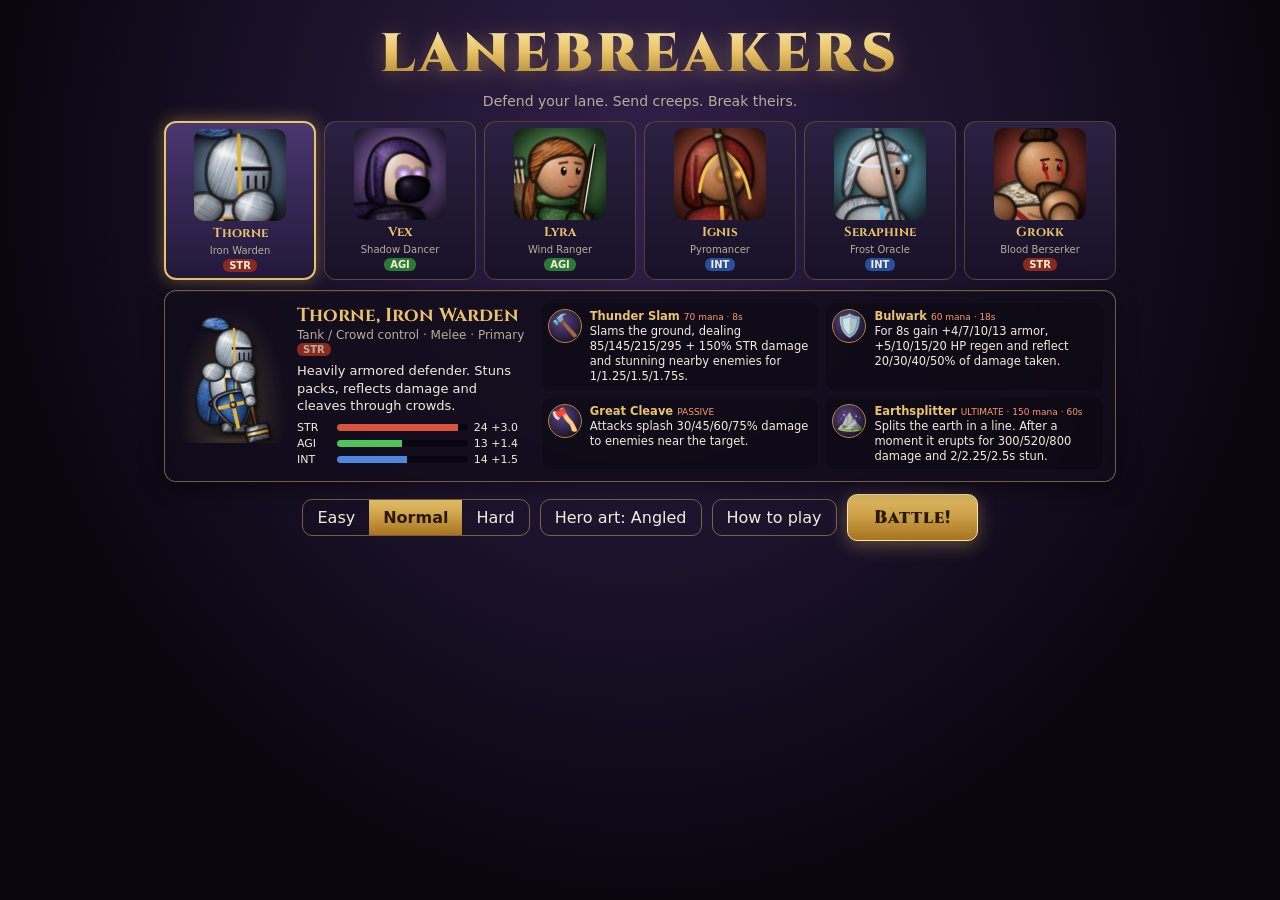
<file: index.html>
<!doctype html>
<html lang="en">
<head>
  <meta charset="utf-8">
  <meta name="viewport" content="width=device-width,initial-scale=1">
  <title>Lanebreakers</title>
  <meta http-equiv="refresh" content="0; url=herolines/">
  <link rel="canonical" href="herolines/">
  <script>location.replace('herolines/' + location.search + location.hash);</script>
  <style>body{margin:0;min-height:100vh;display:grid;place-items:center;background:#0d0a12;color:#e9c46a;font-family:system-ui,sans-serif}a{color:#e9c46a}</style>
</head>
<body>
  <p>Loading Lanebreakers… <a href="herolines/">Tap here if it doesn't open</a>.</p>
</body>
</html>
</file>
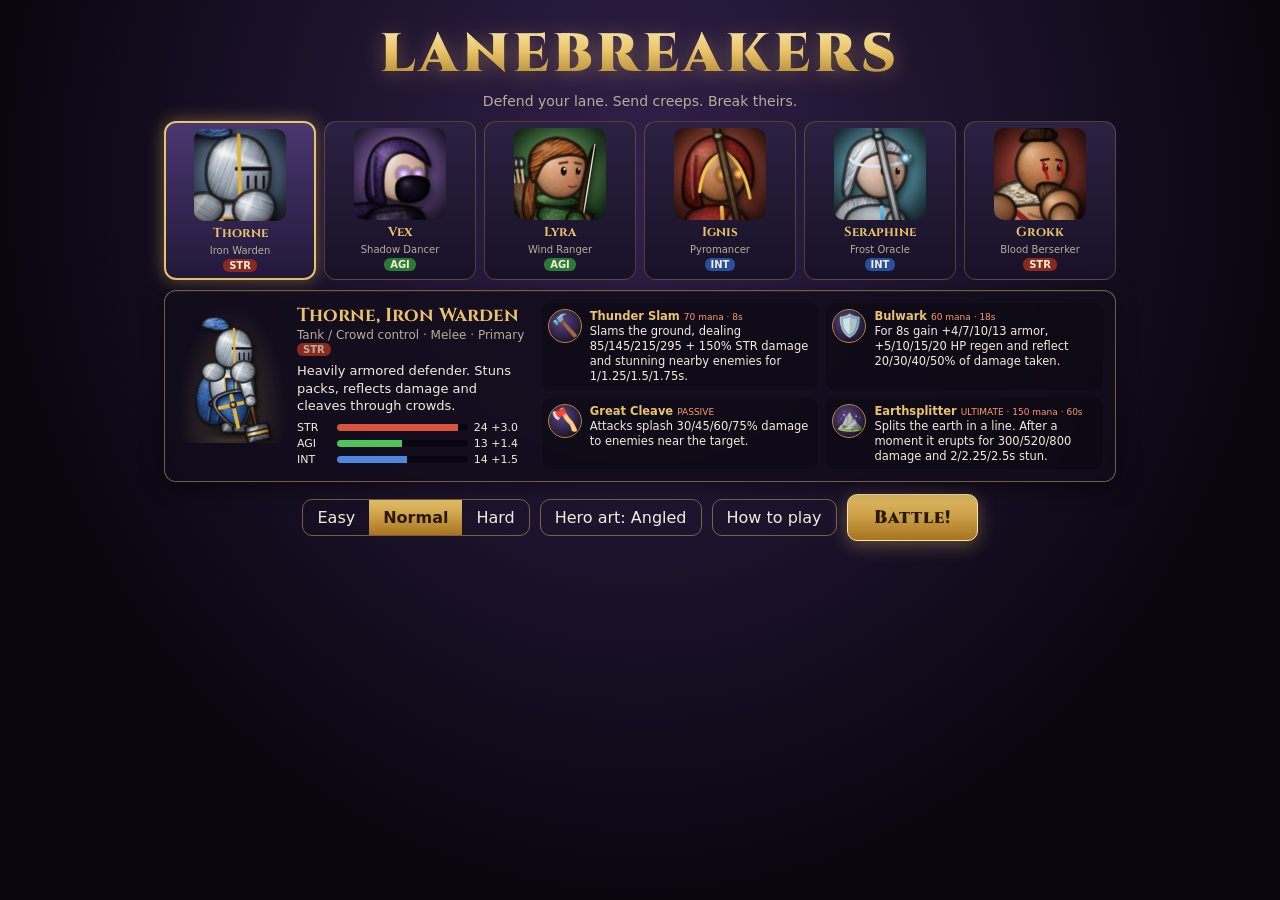
<file: herolines/index.html>
<!doctype html>
<html lang="en">
<head>
  <meta charset="utf-8">
  <meta name="viewport" content="width=device-width,initial-scale=1,maximum-scale=1,user-scalable=no,viewport-fit=cover">
  <meta name="apple-mobile-web-app-capable" content="yes">
  <meta name="mobile-web-app-capable" content="yes">
  <meta name="apple-mobile-web-app-status-bar-style" content="black-translucent">
  <meta name="theme-color" content="#120d1a">
  <title>Lanebreakers</title>
  <link rel="manifest" href="manifest.webmanifest">
  <link rel="icon" href="icons/icon-192.png">
  <link rel="apple-touch-icon" href="icons/icon-192.png">
  <link rel="preconnect" href="https://fonts.googleapis.com">
  <link rel="preconnect" href="https://fonts.gstatic.com" crossorigin>
  <link href="https://fonts.googleapis.com/css2?family=Cinzel:wght@700;900&display=swap" rel="stylesheet" media="print" onload="this.media='all'">
  <link rel="stylesheet" href="css/style.css">
</head>
<body>
  <canvas id="game"></canvas>

  <div id="loading">
    <div class="loadTitle">LANEBREAKERS</div>
    <div class="spinner"></div>
    <div id="loadMsg">Forging the battlefield…</div>
  </div>
  <script>
    // Show startup problems on screen instead of a silent black page.
    window.__showBootError = function (e) {
      var m = document.getElementById('loadMsg');
      var l = document.getElementById('loading');
      if (!m || !l) return;
      l.classList.remove('hidden'); l.classList.add('error');
      m.textContent = 'Something went wrong while starting: ' + (e && (e.message || e)) + ' — please send this message to the developer.';
    };
    window.addEventListener('error', function (ev) {
      var l = document.getElementById('loading');
      if (l && !l.classList.contains('hidden')) window.__showBootError(ev.error || ev.message);
    });
  </script>

  <!-- ======================= HUD ======================= -->
  <div id="hud" class="hidden">
    <div id="heroPanel" class="panel">
      <div id="portraitWrap"><canvas id="portrait" width="112" height="112"></canvas><div id="lvl">1</div><div id="spBadge" class="hidden">+</div></div>
      <div id="heroBars">
        <div id="heroName">Hero</div>
        <div class="bar hp"><div id="hpFill"></div><span id="hpText"></span></div>
        <div class="bar mp"><div id="mpFill"></div><span id="mpText"></span></div>
        <div class="bar xp"><div id="xpFill"></div></div>
      </div>
      <div id="deadOverlay" class="hidden">Respawn <b id="respawnT">0</b></div>
    </div>

    <div id="topbar" class="panel">
      <div class="stat" id="goldStat"><span class="ico">🪙</span><b id="gold">0</b></div>
      <div class="stat" id="incomeStat"><svg viewBox="0 0 36 36" id="incRing"><circle cx="18" cy="18" r="15" class="bg"/><circle cx="18" cy="18" r="15" class="fg" id="incArc"/></svg><span>+<b id="income">0</b></span></div>
      <div class="stat" id="waveStat"><span id="waveLbl">Wave 0</span><small id="waveT"></small></div>
      <div class="stat lives"><span class="me">♥ <b id="livesMe">30</b></span><span class="vs">vs</span><span class="foe">♥ <b id="livesFoe">30</b></span></div>
    </div>

    <div id="rightTop">
      <canvas id="minimap" width="264" height="160"></canvas>
      <div class="iconRow">
        <button class="rbtn wide" id="btnView" title="View enemy side (Tab)">⇄ <span id="btnViewLbl">Enemy</span></button>
        <button class="rbtn" id="btnPause" title="Pause (Esc)">⏸</button>
      </div>
    </div>

    <button id="viewBanner" class="hidden">👁 Watching <b id="viewName">enemy</b>'s lane · drag to look around · <u>tap here to return</u></button>

    <div id="leftBtns">
      <button class="sbtn" id="btnShop">🛒<span>Shop</span></button>
      <button class="sbtn" id="btnSendToggle">⚔️<span>Send</span></button>
    </div>

    <div id="sendTray"></div>

    <div id="abilityWrap">
      <div id="potions">
        <button class="pot" id="potHp">🧪<b id="potHpN">0</b></button>
        <button class="pot" id="potMp">💧<b id="potMpN">0</b></button>
      </div>
      <div id="abilities"></div>
    </div>

    <div id="joyBase" class="hidden"><div id="joyKnob"></div></div>
    <div id="cancelZone" class="hidden">✖ Cancel</div>
    <div id="toasts"></div>
    <div id="tooltip" class="hidden"></div>
  </div>

  <!-- ======================= MENU ======================= -->
  <div id="menu" class="screen">
    <div class="menuInner">
      <h1 class="title">LANEBREAKERS</h1>
      <p class="subtitle">Defend your lane. Send creeps. Break theirs.</p>
      <div id="heroGrid"></div>
      <div id="heroDetail" class="panel"></div>
      <div class="menuRow">
        <div class="seg" id="diffSeg">
          <button data-d="easy">Easy</button><button data-d="normal" class="on">Normal</button><button data-d="hard">Hard</button>
        </div>
        <button id="btnStyle" class="ghost">Hero art: Angled</button>
        <button id="btnHow" class="ghost">How to play</button>
        <button id="btnStart" class="big">Battle!</button>
      </div>
    </div>
  </div>

  <div id="how" class="screen hidden">
    <div class="panel howPanel">
      <h2>How to play</h2>
      <ul>
        <li><b>Goal:</b> make your opponent run out of lives. Every creep that reaches their gate costs them a life (bosses cost more).</li>
        <li><b>Defend:</b> waves of creeps march down your lane every ~36s. Your hero attacks automatically. Kill creeps for <b>gold</b> and <b>experience</b>.</li>
        <li><b>Send:</b> spend gold on creeps from the <b>Send</b> bar to attack the enemy lane. Every send permanently raises your <b>income</b>, paid every 15s.</li>
        <li><b>Move:</b> drag on the left half of the screen (virtual joystick) or tap the ground. Tap a creep to focus it.</li>
        <li><b>Spells:</b> tap an ability for smart auto‑aim, or press‑and‑drag to aim manually. Drag to ✖ to cancel. Gold <b>+</b> badges mean you can learn/upgrade a skill. Ultimates unlock at level 6.</li>
        <li><b>Shop:</b> buy items (stronger tiers unlock at waves 5 and 10), potions and permanent tomes. The game pauses while the shop is open.</li>
        <li><b>Fountain:</b> standing near the fountain at your gate rapidly restores HP and mana.</li>
        <li><b>Balance:</b> greed wins games, but over‑sending leaves your hero weak. Leaks are deadly late!</li>
        <li><b>Keyboard:</b> WASD move · Q/W/E/R cast at cursor · 1/2 potions · B shop · Tab enemy view · Esc pause.</li>
      </ul>
      <button class="big" id="btnHowClose">Got it</button>
    </div>
  </div>

  <div id="modal" class="screen hidden">
    <div class="panel modalPanel">
      <div class="modalHead">
        <div class="tabs"><button data-tab="shop" class="on">Shop</button><button data-tab="hero">Hero</button></div>
        <div class="modalGold">🪙 <b id="mGold">0</b></div>
        <button class="close" id="modalClose">✕</button>
      </div>
      <div id="modalBody"></div>
    </div>
  </div>

  <div id="pause" class="screen hidden">
    <div class="panel smallPanel">
      <h2>Paused</h2>
      <button class="big" id="btnResume">Resume</button>
      <button id="btnSound">Sound: On</button>
      <button id="btnStyle2">Hero art: Angled</button>
      <button id="btnQuit" class="ghost">Quit to menu</button>
    </div>
  </div>

  <div id="over" class="screen hidden">
    <div class="panel smallPanel">
      <h1 id="overTitle">Victory</h1>
      <div id="overStats"></div>
      <button class="big" id="btnAgain">Play again</button>
      <button class="ghost" id="btnMenu">Change hero</button>
    </div>
  </div>

  <div id="rotate" class="screen hidden"><div>↻<br>Rotate your phone to landscape for the best experience<br><button id="btnRotateOk" class="ghost">Play anyway</button></div></div>

  <script src="js/data.js"></script>
  <script src="js/util.js"></script>
  <script src="js/game.js"></script>
  <script src="js/abilities.js"></script>
  <script src="js/ai.js"></script>
  <script src="js/art.js"></script>
  <script src="js/heroart.js"></script>
  <script src="js/heroangled.js"></script>
  <script src="js/render.js"></script>
  <script src="js/audio.js"></script>
  <script src="js/ui.js"></script>
  <script src="js/main.js"></script>
</body>
</html>
</file>
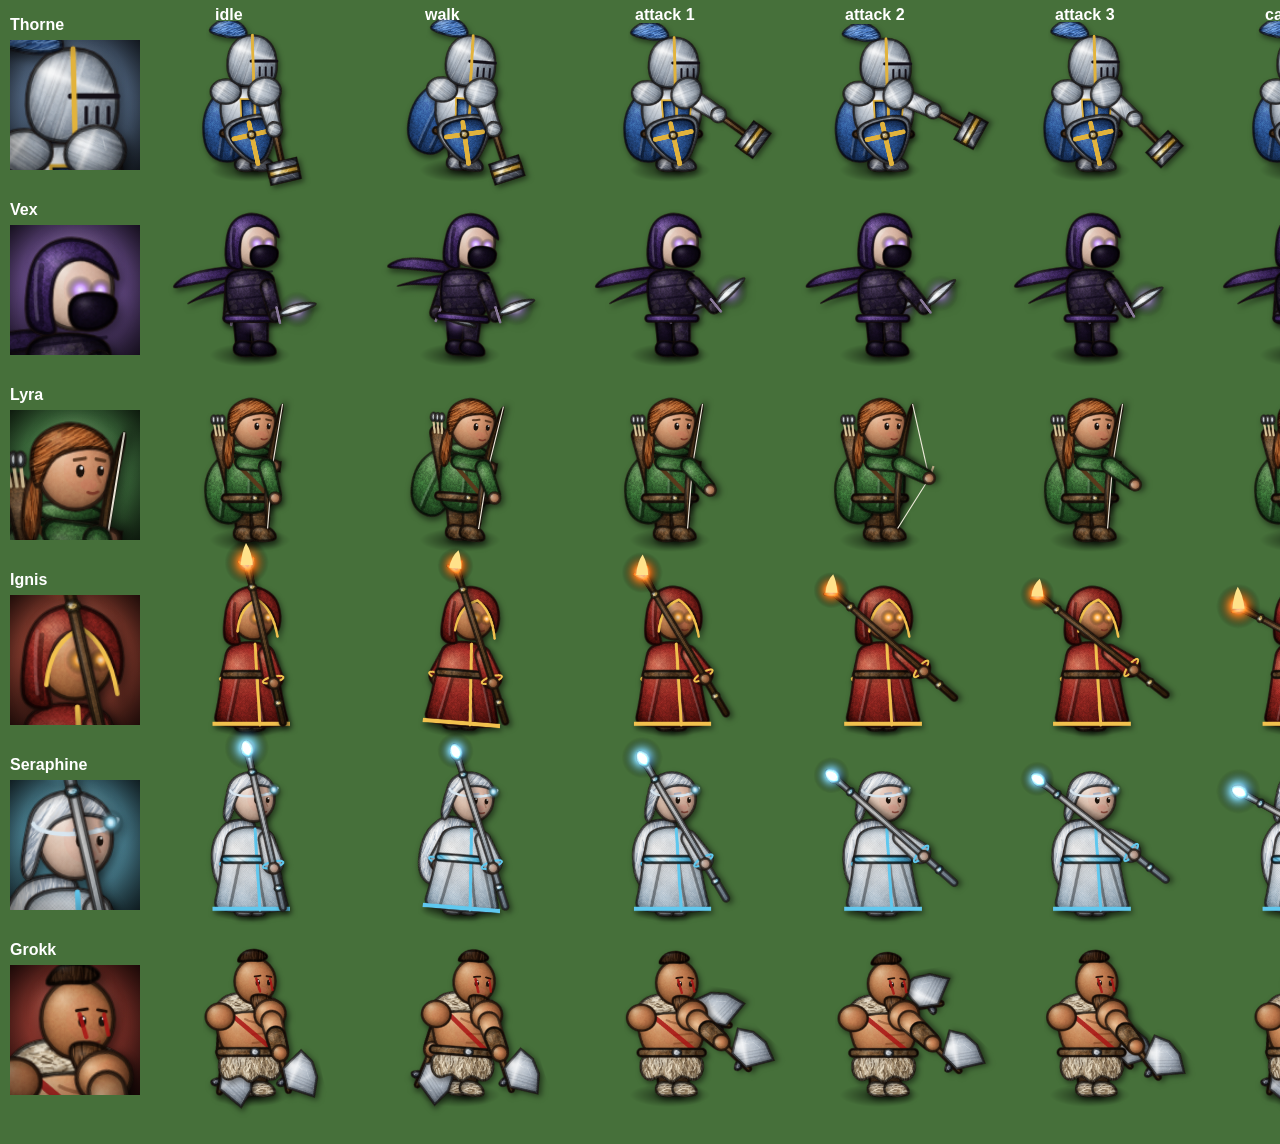
<file: herolines/tools/heroes-angled.html>
<!doctype html><html><body style="margin:0;background:#46703a">
<canvas id="c" width="1500" height="1140"></canvas>
<script src="../js/data.js"></script><script src="../js/util.js"></script><script src="../js/art.js"></script>
<script src="../js/heroart.js"></script><script src="../js/heroangled.js"></script>
<script>
// Model sheet for the angled hero style.
const c = document.getElementById('c'), x = c.getContext('2d');
x.font = 'bold 16px sans-serif';
const cols = [['idle', {}], ['walk', { moving: true }], ['attack 1', { animAtk: 0.85 }], ['attack 2', { animAtk: 0.6 }], ['attack 3', { animAtk: 0.3 }], ['cast', { animCast: 0.8 }]];
const scratch = document.createElement('canvas').getContext('2d');
HEROES.forEach((d, row) => {
  const y = 170 + row * 185;
  x.fillStyle = '#fff'; x.fillText(d.name, 10, y - 140);
  x.drawImage(HeroAngled.portrait(d.id, 130), 10, y - 130, 130, 130);
  cols.forEach(([n, o], i) => {
    const h = Object.assign({ id: d.id + i, def: d, animAtk: 0, animCast: 0, moving: false, facing: 0, ms: 290 }, o);
    let t = 0; const atk = h.animAtk; h.animAtk = 0;
    for (let k = 0; k < (o.moving ? 47 : 40); k++) { t += 1 / 60; HeroAngled.draw(scratch, h, t, 1); }
    if (atk) { h.animAtk = 1; while (h.animAtk > atk) { t += 1 / 60; h.animAtk -= 4 / 60; HeroAngled.draw(scratch, h, t, 1); } }
    x.save(); x.translate(250 + i * 210, y);
    x.drawImage(Art.soft('rgba(0,0,0,0.6)'), -40, -12, 80, 24);
    HeroAngled.draw(x, h, t, 150);
    x.restore();
    if (row === 0) { x.fillStyle = '#fff'; x.fillText(n, 215 + i * 210, 20); }
  });
});
</script></body></html>
</file>
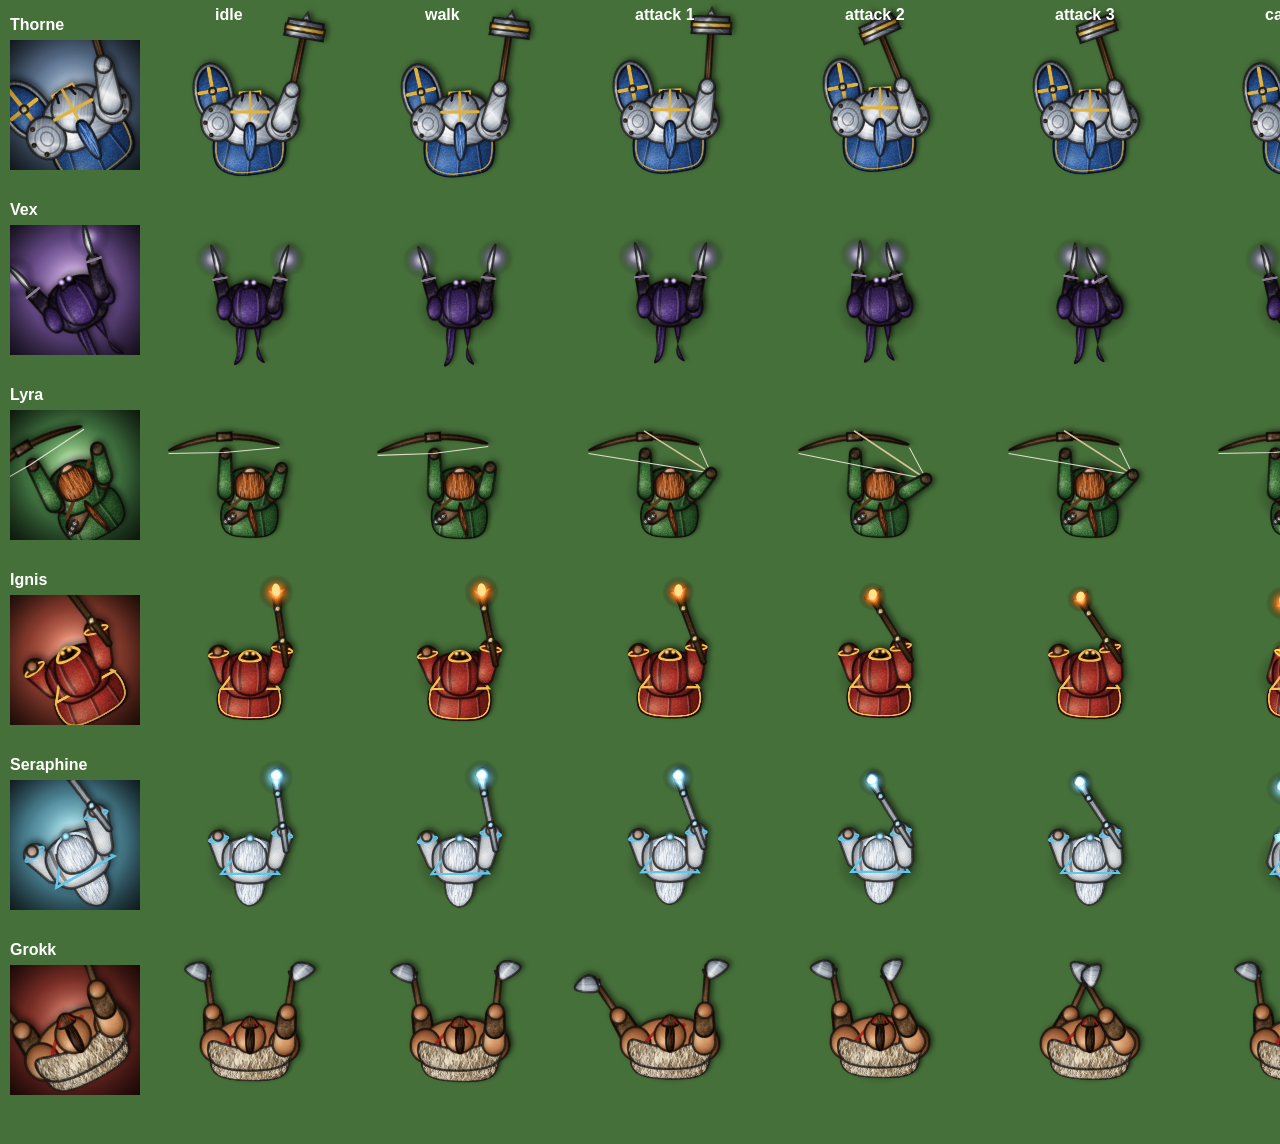
<file: herolines/tools/heroes.html>
<!doctype html><html><body style="margin:0;background:#46703a">
<canvas id="c" width="1500" height="1140"></canvas>
<script src="../js/data.js"></script><script src="../js/util.js"></script><script src="../js/art.js"></script><script src="../js/heroart.js"></script>
<script>
// Model sheet for hero art (top-down): idle / walking / attack frames / cast, plus portraits.
const c = document.getElementById('c'), x = c.getContext('2d');
x.font = 'bold 16px sans-serif';
const cols = [['idle', {}, 0], ['walk', { moving: true }, 0.35], ['attack 1', { animAtk: 0.85 }, 0], ['attack 2', { animAtk: 0.6 }, 0], ['attack 3', { animAtk: 0.3 }, 0], ['cast', { animCast: 0.8 }, 0]];
HEROES.forEach((d, row) => {
  const y = 110 + row * 185;
  x.fillStyle = '#fff'; x.fillText(d.name, 10, y - 80);
  x.drawImage(HeroArt.portrait(d.id, 130), 10, y - 70, 130, 130);
  cols.forEach(([n, o, runT], i) => {
    const h = Object.assign({ id: d.id + i, def: d, animAtk: 0, animCast: 0, moving: false, facing: -Math.PI / 2, ms: 290 }, o);
    // run the spring animation for a moment so poses settle like in-game
    let t = 0;
    const atk = h.animAtk; h.animAtk = 0;
    for (let k = 0; k < 40; k++) { t += 1 / 60; HeroArt.draw(document.createElement('canvas').getContext('2d'), h, t, 1); }
    if (atk) { h.animAtk = 1; while (h.animAtk > atk) { t += 1 / 60; h.animAtk -= 4 / 60; HeroArt.draw(document.createElement('canvas').getContext('2d'), h, t, 1); } }
    x.save(); x.translate(250 + i * 210, y + 10);
    x.drawImage(Art.soft('rgba(0,0,0,0.6)'), -45, -35, 90, 75);
    HeroArt.draw(x, h, t, 34);
    x.restore();
    if (row === 0) { x.fillStyle = '#fff'; x.fillText(n, 215 + i * 210, 20); }
  });
});
</script></body></html>
</file>
<file: herolines/css/style.css>
:root {
  --gold: #e9c46a;
  --gold2: #b8862b;
  --panel: rgba(18, 13, 28, 0.82);
  --panel2: rgba(34, 25, 50, 0.92);
  --line: rgba(233, 196, 106, 0.45);
  --text: #f3ecdc;
  --muted: #b9ad98;
  --hp: #3fd45a;
  --mp: #3d93ff;
  --red: #ff5a4a;
  --sat: env(safe-area-inset-top, 0px);
  --sab: env(safe-area-inset-bottom, 0px);
  --sal: env(safe-area-inset-left, 0px);
  --sar: env(safe-area-inset-right, 0px);
}
* { box-sizing: border-box; -webkit-tap-highlight-color: transparent; }
html, body {
  margin: 0; height: 100%; overflow: hidden; background: #0d0a12; color: var(--text);
  font-family: system-ui, -apple-system, "Segoe UI", Roboto, sans-serif;
  user-select: none; -webkit-user-select: none; touch-action: none; overscroll-behavior: none;
}
canvas#game { position: fixed; inset: 0; width: 100vw; height: 100vh; height: 100dvh; display: block; }
.hidden { display: none !important; }
button {
  font: inherit; color: var(--text); background: linear-gradient(#3a2c52, #241a36);
  border: 1px solid var(--line); border-radius: 10px; padding: 8px 14px; cursor: pointer;
  touch-action: manipulation;
}
button:active { transform: scale(0.96); }
button.big {
  font-family: Cinzel, Georgia, serif; font-weight: 900; font-size: 18px; letter-spacing: 1px;
  background: linear-gradient(#e9c46a, #a8741f); color: #2a1a05; border-color: #ffe7a8;
  padding: 10px 26px; box-shadow: 0 4px 18px rgba(233, 196, 106, 0.35);
}
button.ghost { background: transparent; }
.panel {
  background: var(--panel); border: 1px solid var(--line); border-radius: 12px;
  box-shadow: 0 6px 22px rgba(0, 0, 0, 0.45), inset 0 1px 0 rgba(255, 255, 255, 0.06);
  backdrop-filter: blur(4px); -webkit-backdrop-filter: blur(4px);
}

/* ------------------------------------------------ HUD */
#hud { position: fixed; inset: 0; pointer-events: none; }
#hud button, #hud .panel, #sendTray, #minimap { pointer-events: auto; }

#heroPanel {
  position: absolute; left: calc(8px + var(--sal)); top: calc(8px + var(--sat));
  display: flex; gap: 8px; padding: 6px 10px 6px 6px; width: 230px; align-items: center;
}
#portraitWrap { position: relative; width: 52px; height: 52px; flex: none; cursor: pointer; }
#portrait { width: 52px; height: 52px; border-radius: 10px; border: 2px solid var(--gold); }
#lvl {
  position: absolute; right: -6px; bottom: -6px; background: #1a1226; border: 2px solid var(--gold);
  border-radius: 50%; width: 22px; height: 22px; font-size: 11px; font-weight: 800; display: grid; place-items: center; color: var(--gold);
}
#spBadge {
  position: absolute; left: -6px; top: -6px; background: var(--gold); color: #2a1a05; border-radius: 50%;
  width: 20px; height: 20px; font-weight: 900; display: grid; place-items: center; font-size: 14px;
  animation: pulse 1s infinite;
}
@keyframes pulse { 50% { transform: scale(1.2); box-shadow: 0 0 12px var(--gold); } }
#heroBars { flex: 1; min-width: 0; }
#heroName { font-family: Cinzel, Georgia, serif; font-weight: 700; font-size: 12px; color: var(--gold); white-space: nowrap; overflow: hidden; text-overflow: ellipsis; }
.bar { position: relative; height: 13px; background: rgba(0, 0, 0, 0.6); border-radius: 4px; margin-top: 3px; overflow: hidden; border: 1px solid rgba(255, 255, 255, 0.12); }
.bar div { height: 100%; width: 50%; transition: width 0.15s; }
.bar.hp div { background: linear-gradient(#5ff07a, #239b3a); }
.bar.mp div { background: linear-gradient(#69b0ff, #1e5fc2); }
.bar.xp { height: 5px; }
.bar.xp div { background: linear-gradient(#ffe38a, #c99a2e); }
.bar span { position: absolute; inset: 0; font-size: 9.5px; font-weight: 700; display: grid; place-items: center; text-shadow: 0 1px 2px #000; }
#deadOverlay {
  position: absolute; inset: 0; background: rgba(40, 0, 0, 0.72); border-radius: 12px; display: grid; place-items: center;
  font-weight: 700; color: #ffb3a8; font-size: 14px;
}

#topbar {
  position: absolute; left: 50%; transform: translateX(-50%); top: calc(6px + var(--sat));
  display: flex; gap: 14px; align-items: center; padding: 5px 14px; font-size: 14px; white-space: nowrap;
}
.stat { display: flex; align-items: center; gap: 5px; }
.stat .ico { font-size: 16px; }
#gold { color: var(--gold); font-size: 16px; min-width: 38px; }
#incRing { width: 20px; height: 20px; transform: rotate(-90deg); }
#incRing circle { fill: none; stroke-width: 5; }
#incRing .bg { stroke: rgba(255, 255, 255, 0.15); }
#incRing .fg { stroke: var(--gold); stroke-dasharray: 94.2; stroke-dashoffset: 0; }
#incomeStat b { color: #9cf07a; }
#waveStat { flex-direction: column; gap: 0; line-height: 1.05; font-weight: 700; }
#waveStat small { font-size: 10px; color: var(--muted); font-weight: 600; }
.lives .me b { color: var(--hp); } .lives .foe b { color: var(--red); }
.lives .me { color: var(--hp); } .lives .foe { color: var(--red); }
.lives .vs { font-size: 10px; color: var(--muted); margin: 0 2px; }

#rightTop { position: absolute; right: calc(8px + var(--sar)); top: calc(8px + var(--sat)); display: flex; flex-direction: column; align-items: flex-end; gap: 6px; }
#minimap { width: 132px; height: 80px; cursor: pointer; border: 1px solid var(--line); border-radius: 8px; background: #000; }
.iconRow { display: flex; gap: 6px; }
.rbtn { width: 34px; height: 34px; padding: 0; border-radius: 50%; font-size: 15px; display: grid; place-items: center; }
.rbtn.on { background: linear-gradient(#e9c46a, #a8741f); color: #2a1a05; }
.rbtn.wide { width: auto; padding: 0 12px; border-radius: 17px; font-size: 13px; font-weight: 800; gap: 4px; display: flex; }

#viewBanner {
  position: absolute; top: calc(52px + var(--sat)); left: 50%; transform: translateX(-50%); white-space: nowrap;
  background: rgba(150, 30, 30, 0.88); border-color: rgba(255, 150, 140, 0.7); padding: 6px 14px; border-radius: 10px; font-size: 12px; font-weight: 700;
}

#leftBtns { position: absolute; left: calc(8px + var(--sal)); top: calc(80px + var(--sat)); display: flex; flex-direction: column; gap: 6px; }
.sbtn {
  width: 52px; height: 48px; padding: 2px; border-radius: 12px; font-size: 20px; display: flex; flex-direction: column;
  align-items: center; justify-content: center; line-height: 1;
}
.sbtn span { font-size: 9px; font-weight: 700; margin-top: 2px; color: var(--muted); }
.sbtn.on { background: linear-gradient(#5a3f80, #2e2045); border-color: var(--gold); }

#sendTray {
  position: absolute; bottom: calc(6px + var(--sab)); left: 50%; transform: translateX(-50%);
  width: min(46vw, 560px); display: flex; gap: 5px; overflow-x: auto; padding: 5px; scrollbar-width: none;
  background: var(--panel); border: 1px solid var(--line); border-radius: 12px; touch-action: pan-x;
}
#sendTray::-webkit-scrollbar { display: none; }
.send {
  flex: none; width: 54px; height: 66px; padding: 2px; position: relative; border-radius: 9px;
  display: flex; flex-direction: column; align-items: center; justify-content: flex-start;
  background: linear-gradient(#33264a, #1d1530); touch-action: pan-x;
}
.send canvas { width: 38px; height: 38px; }
.send .cost { font-size: 11px; font-weight: 800; color: var(--gold); line-height: 1; }
.send .inc { font-size: 9px; color: #9cf07a; font-weight: 700; line-height: 1.1; }
.send .stock { position: absolute; top: 2px; right: 3px; font-size: 9px; font-weight: 800; color: #fff; background: rgba(0, 0, 0, 0.6); border-radius: 6px; padding: 0 3px; }
.send .cnt { position: absolute; top: 2px; left: 3px; font-size: 9px; font-weight: 800; color: #ffd; }
.send.off { filter: grayscale(0.85) brightness(0.6); }
.send.locked { filter: grayscale(1) brightness(0.4); }
.send.locked::after { content: attr(data-lock); position: absolute; inset: 0; display: grid; place-items: center; font-size: 11px; font-weight: 800; color: #fff; }
.send .rst { position: absolute; left: 0; bottom: 0; height: 3px; background: var(--gold); border-radius: 2px; }

#abilityWrap { position: absolute; right: calc(10px + var(--sar)); bottom: calc(10px + var(--sab)); display: flex; align-items: flex-end; gap: 8px; }
#potions { display: flex; flex-direction: column; gap: 6px; margin-bottom: 2px; }
.pot { width: 40px; height: 40px; padding: 0; border-radius: 50%; font-size: 18px; position: relative; }
.pot b { position: absolute; right: -3px; bottom: -3px; font-size: 10px; background: #000; border-radius: 8px; padding: 0 4px; border: 1px solid var(--line); }
.pot.empty { opacity: 0.45; }
#abilities { display: grid; grid-template-columns: repeat(2, 64px); grid-template-rows: repeat(2, 64px); gap: 10px; }
.abil {
  width: 64px; height: 64px; border-radius: 50%; padding: 0; position: relative; font-size: 27px; overflow: visible;
  background: radial-gradient(circle at 40% 35%, #5a4580, #1d1430 75%); border: 2px solid var(--gold2);
  box-shadow: 0 3px 10px rgba(0, 0, 0, 0.5), inset 0 0 10px rgba(0, 0, 0, 0.6); touch-action: none;
}
.abil.ult { border-color: #ff7a3d; background: radial-gradient(circle at 40% 35%, #7a3a3a, #2a1018 75%); }
.abil.passive { border-style: dashed; }
.abil.ready { box-shadow: 0 0 14px rgba(233, 196, 106, 0.5), inset 0 0 10px rgba(0, 0, 0, 0.6); }
.abil .cd { position: absolute; inset: 0; border-radius: 50%; pointer-events: none; }
.abil .cdt { position: absolute; inset: 0; display: grid; place-items: center; font-size: 18px; font-weight: 900; text-shadow: 0 2px 4px #000; pointer-events: none; }
.abil .mana { position: absolute; bottom: -3px; left: 50%; transform: translateX(-50%); font-size: 9px; font-weight: 800; color: #9ccaff; background: rgba(0, 0, 0, 0.75); padding: 0 4px; border-radius: 6px; pointer-events: none; }
.abil .pips { position: absolute; top: -2px; left: 50%; transform: translateX(-50%); display: flex; gap: 2px; pointer-events: none; }
.abil .pips i { width: 6px; height: 6px; border-radius: 50%; background: rgba(0, 0, 0, 0.7); border: 1px solid var(--gold2); }
.abil .pips i.on { background: var(--gold); }
.abil.unlearned { filter: grayscale(1) brightness(0.55); }
.abil.nomana .mana { color: #ff7070; }
.abil.nomana { filter: saturate(0.4) brightness(0.8); }
.learn {
  position: absolute; top: -12px; right: -10px; width: 28px; height: 28px; border-radius: 50%; padding: 0;
  background: linear-gradient(#ffe38a, #c99a2e); color: #2a1a05; font-weight: 900; font-size: 18px; border: 2px solid #fff3c4;
  animation: pulse 1s infinite; z-index: 2;
}
.abil .key { position: absolute; left: 4px; top: 2px; font-size: 9px; color: var(--muted); font-weight: 700; pointer-events: none; }

#joyBase {
  position: absolute; width: 120px; height: 120px; margin: -60px 0 0 -60px; border-radius: 50%;
  background: radial-gradient(rgba(255, 255, 255, 0.08), rgba(255, 255, 255, 0.02)); border: 2px solid rgba(255, 255, 255, 0.25);
}
#joyKnob {
  position: absolute; left: 50%; top: 50%; width: 52px; height: 52px; margin: -26px 0 0 -26px; border-radius: 50%;
  background: radial-gradient(circle at 40% 35%, rgba(255, 255, 255, 0.6), rgba(200, 180, 140, 0.25));
  border: 2px solid rgba(255, 255, 255, 0.5);
}
#cancelZone {
  position: absolute; right: calc(110px + var(--sar)); top: calc(56px + var(--sat)); padding: 14px 18px; border-radius: 14px;
  background: rgba(120, 20, 20, 0.6); border: 2px solid rgba(255, 120, 120, 0.7); font-weight: 800;
}
#cancelZone.hot { background: rgba(200, 30, 30, 0.9); transform: scale(1.1); }

#toasts { position: absolute; top: calc(52px + var(--sat)); left: 50%; transform: translateX(-50%); display: flex; flex-direction: column; align-items: center; gap: 4px; pointer-events: none; }
.toast {
  background: rgba(15, 10, 25, 0.85); border: 1px solid var(--line); border-radius: 8px; padding: 4px 12px; font-size: 12.5px; font-weight: 700;
  animation: toastIn 0.25s ease-out, toastOut 0.4s ease-in forwards; animation-delay: 0s, 2.6s; white-space: nowrap;
}
.toast.big { font-family: Cinzel, Georgia, serif; font-size: 17px; color: var(--gold); padding: 6px 18px; }
.toast.bad { border-color: rgba(255, 90, 74, 0.7); color: #ffb0a6; }
.toast.good { border-color: rgba(120, 240, 120, 0.6); color: #c6ffbf; }
@keyframes toastIn { from { opacity: 0; transform: translateY(-8px); } }
@keyframes toastOut { to { opacity: 0; transform: translateY(-6px); } }

#tooltip {
  position: absolute; max-width: 260px; background: rgba(12, 8, 20, 0.95); border: 1px solid var(--gold); border-radius: 10px;
  padding: 8px 10px; font-size: 12px; line-height: 1.35; pointer-events: none; z-index: 50;
}
#tooltip h4 { margin: 0 0 4px; color: var(--gold); font-size: 13px; }
#tooltip .tt-sub { color: var(--muted); font-size: 11px; }

/* ------------------------------------------------ screens */
.screen { position: fixed; inset: 0; display: flex; align-items: center; justify-content: center; z-index: 20; }
#menu {
  background: radial-gradient(ellipse at 50% 20%, rgba(80, 50, 120, 0.55), rgba(10, 6, 16, 0.96) 70%), #0d0a12;
  overflow-y: auto; align-items: flex-start; touch-action: pan-y;
}
.menuInner { width: min(980px, 100%); padding: calc(14px + var(--sat)) calc(14px + var(--sar)) calc(20px + var(--sab)) calc(14px + var(--sal)); }
.title {
  font-family: Cinzel, Georgia, serif; font-weight: 900; text-align: center; margin: 4px 0 0; font-size: clamp(30px, 6vw, 54px);
  letter-spacing: 4px; background: linear-gradient(#fff3c4, #e9c46a 45%, #9a6a1a); -webkit-background-clip: text; background-clip: text; color: transparent;
  filter: drop-shadow(0 3px 10px rgba(233, 196, 106, 0.35));
}
.subtitle { text-align: center; color: var(--muted); margin: 2px 0 12px; font-size: 14px; }
#heroGrid { display: grid; grid-template-columns: repeat(6, 1fr); gap: 8px; }
.hcard {
  padding: 6px; border-radius: 12px; display: flex; flex-direction: column; align-items: center; gap: 3px;
  background: linear-gradient(#2c2142, #181127); border: 1px solid rgba(233, 196, 106, 0.25);
}
.hcard canvas { width: 100%; max-width: 92px; aspect-ratio: 1; border-radius: 10px; }
.hcard .hn { font-family: Cinzel, Georgia, serif; font-weight: 700; font-size: 13px; color: var(--gold); }
.hcard .ht { font-size: 10px; color: var(--muted); }
.hcard.on { border: 2px solid var(--gold); box-shadow: 0 0 18px rgba(233, 196, 106, 0.4); background: linear-gradient(#4a3670, #22183a); }
.attr { font-size: 10px; font-weight: 800; padding: 1px 6px; border-radius: 6px; }
.attr.str { background: #8a2a1e; } .attr.agi { background: #2a7a34; } .attr.int { background: #2a4f9a; }
#heroDetail { margin-top: 10px; padding: 12px; display: grid; grid-template-columns: 1fr 1.6fr; gap: 14px; }
#heroDetail h3 { margin: 0; font-family: Cinzel, Georgia, serif; color: var(--gold); }
#heroDetail .role { color: var(--muted); font-size: 12px; margin-bottom: 6px; }
#heroDetail p { font-size: 13px; margin: 6px 0; line-height: 1.35; }
.statRow { display: grid; grid-template-columns: 34px 1fr 54px; align-items: center; gap: 6px; font-size: 11px; margin: 3px 0; }
.statBar { height: 7px; background: rgba(0, 0, 0, 0.5); border-radius: 4px; overflow: hidden; }
.statBar div { height: 100%; }
.abList { display: grid; grid-template-columns: 1fr 1fr; gap: 8px; }
.abItem { display: flex; gap: 8px; font-size: 11.5px; line-height: 1.3; background: rgba(0, 0, 0, 0.25); padding: 6px; border-radius: 8px; }
.abItem .ai { font-size: 22px; width: 34px; height: 34px; flex: none; border-radius: 50%; display: grid; place-items: center; background: radial-gradient(circle at 40% 35%, #5a4580, #1d1430 75%); border: 1px solid var(--gold2); }
.abItem b { color: var(--gold); }
.abItem .tag { font-size: 9px; color: #ff9a6a; margin-left: 4px; }
.menuRow { display: flex; gap: 10px; align-items: center; justify-content: center; margin-top: 12px; flex-wrap: wrap; }
.seg { display: flex; border: 1px solid var(--line); border-radius: 10px; overflow: hidden; }
.seg button { border: none; border-radius: 0; background: transparent; }
.seg button.on { background: linear-gradient(#e9c46a, #a8741f); color: #2a1a05; font-weight: 800; }

.howPanel { width: min(640px, 94vw); max-height: 92vh; overflow: auto; padding: 16px 20px; touch-action: pan-y; }
.howPanel h2, .smallPanel h2, .smallPanel h1 { font-family: Cinzel, Georgia, serif; color: var(--gold); margin: 0 0 10px; }
.howPanel li { margin: 6px 0; font-size: 13.5px; line-height: 1.4; }
#how, #pause, #over, #modal { background: rgba(5, 3, 10, 0.6); }
.smallPanel { padding: 18px 26px; display: flex; flex-direction: column; gap: 10px; align-items: stretch; min-width: 260px; text-align: center; }
#overTitle { font-size: 40px; }
#overTitle.win { color: var(--gold); } #overTitle.lose { color: var(--red); }
#overStats table { border-collapse: collapse; width: 100%; font-size: 13px; }
#overStats td, #overStats th { padding: 3px 8px; border-bottom: 1px solid rgba(255, 255, 255, 0.08); }
#overStats th { color: var(--gold); }

.modalPanel { width: min(900px, 96vw); height: min(560px, 94vh); display: flex; flex-direction: column; overflow: hidden; }
.modalHead { display: flex; align-items: center; gap: 10px; padding: 8px 10px; border-bottom: 1px solid var(--line); }
.tabs { display: flex; gap: 4px; }
.tabs button.on { background: linear-gradient(#e9c46a, #a8741f); color: #2a1a05; font-weight: 800; }
.modalGold { margin-left: auto; color: var(--gold); font-weight: 800; font-size: 16px; }
.close { width: 36px; height: 36px; padding: 0; border-radius: 50%; }
#modalBody { flex: 1; overflow: hidden; display: flex; gap: 10px; padding: 10px; }
.shopList { flex: 1; overflow-y: auto; touch-action: pan-y; padding-right: 4px; }
.shopList h4 { margin: 8px 0 6px; color: var(--gold); font-family: Cinzel, Georgia, serif; font-size: 13px; }
.shopList h4 small { color: var(--muted); font-family: system-ui; font-weight: 600; margin-left: 6px; }
.itemGrid { display: grid; grid-template-columns: repeat(auto-fill, minmax(150px, 1fr)); gap: 6px; }
.item {
  display: flex; gap: 8px; align-items: center; text-align: left; padding: 6px; border-radius: 10px;
  background: linear-gradient(#2c2142, #1b1429); touch-action: pan-y;
}
.item .ii { font-size: 24px; width: 36px; height: 36px; flex: none; display: grid; place-items: center; border-radius: 8px; background: rgba(0, 0, 0, 0.35); border: 1px solid var(--gold2); }
.item .in { font-size: 12px; font-weight: 700; }
.item .id { font-size: 10.5px; color: var(--muted); line-height: 1.2; }
.item .ic { font-size: 12px; font-weight: 800; color: var(--gold); }
.item.cant { opacity: 0.5; }
.item.cant .ic { color: #ff8a7a; }
.item.locked { opacity: 0.3; }
.invPanel { width: 230px; flex: none; display: flex; flex-direction: column; gap: 8px; overflow-y: auto; touch-action: pan-y; }
.inv { display: grid; grid-template-columns: repeat(3, 1fr); gap: 6px; }
.slot { aspect-ratio: 1; border-radius: 10px; background: rgba(0, 0, 0, 0.4); border: 1px dashed rgba(233, 196, 106, 0.35); display: grid; place-items: center; font-size: 26px; padding: 0; position: relative; }
.slot.filled { border-style: solid; background: linear-gradient(#3a2c52, #1d1530); }
.slot small { position: absolute; bottom: 1px; font-size: 8px; color: var(--muted); }
.statsBox { font-size: 12px; background: rgba(0, 0, 0, 0.25); border-radius: 10px; padding: 8px; line-height: 1.55; }
.statsBox b { color: var(--gold); }
.heroTab { flex: 1; overflow-y: auto; display: grid; grid-template-columns: 1fr 1.4fr; gap: 12px; touch-action: pan-y; }
.heroTab .abItem { font-size: 12px; align-items: flex-start; }
.heroTab .abItem button { margin-left: auto; padding: 4px 10px; font-size: 12px; }
.lvTag { color: var(--gold); font-weight: 800; }

#rotate { background: #0d0a12; text-align: center; font-size: 18px; line-height: 1.6; z-index: 100; }
#rotate div { font-size: 16px; }

/* ------------------------------------------------ responsive */
@media (max-height: 430px) {
  #abilities { grid-template-columns: repeat(2, 56px); grid-template-rows: repeat(2, 56px); gap: 8px; }
  .abil { width: 56px; height: 56px; font-size: 23px; }
  #heroPanel { width: 205px; padding: 4px 8px 4px 4px; }
  #portraitWrap, #portrait { width: 44px; height: 44px; }
  #topbar { gap: 10px; font-size: 12.5px; padding: 4px 10px; }
  .send { width: 48px; height: 60px; } .send canvas { width: 34px; height: 34px; }
  #leftBtns { top: calc(78px + var(--sat)); }
  .sbtn { width: 46px; height: 42px; font-size: 17px; }
  #heroDetail { grid-template-columns: 1fr; }
}
@media (max-width: 760px) {
  #heroGrid { grid-template-columns: repeat(3, 1fr); }
  #heroDetail { grid-template-columns: 1fr; }
  .abList { grid-template-columns: 1fr; }
  .heroTab { grid-template-columns: 1fr; }
  .invPanel { width: 180px; }
}
@media (orientation: portrait) {
  #topbar { top: calc(70px + var(--sat)); }
  #sendTray { width: calc(100vw - 16px); bottom: calc(160px + var(--sab)); }
  #leftBtns { top: calc(120px + var(--sat)); }
  #modalBody { flex-direction: column; }
  .invPanel { width: 100%; flex-direction: row; flex-wrap: wrap; }
}
@media (max-height: 430px) and (orientation: landscape) {
  #heroGrid { grid-template-columns: repeat(6, 1fr); }
  .hcard canvas { max-width: 64px; }
  .subtitle { margin-bottom: 6px; }
}

/* ------------------------------------------------ loading */
#loading {
  position: fixed; inset: 0; z-index: 200; display: flex; flex-direction: column; align-items: center; justify-content: center; gap: 18px;
  background: radial-gradient(ellipse at 50% 30%, rgba(80, 50, 120, 0.55), #0d0a12 70%); text-align: center; padding: 20px;
}
.loadTitle {
  font-family: Cinzel, Georgia, serif; font-weight: 900; font-size: clamp(28px, 6vw, 48px); letter-spacing: 4px; color: var(--gold);
}
.spinner { width: 44px; height: 44px; border-radius: 50%; border: 4px solid rgba(233, 196, 106, 0.2); border-top-color: var(--gold); animation: spin 0.9s linear infinite; }
@keyframes spin { to { transform: rotate(360deg); } }
#loadMsg { color: var(--muted); font-size: 14px; max-width: 520px; }
#loading.error .spinner { display: none; }
#loading.error #loadMsg { color: #ffb0a6; font-size: 15px; }
#heroPanel.enemy { border-color: rgba(255, 110, 100, 0.75); }
#heroPanel.enemy #heroName { color: #ff9a8a; }
#heroPanel.enemy #portrait { border-color: #ff6a5a; }
#viewBanner:not(.hidden) ~ #toasts { top: calc(96px + var(--sat)); }

.hdLeft { display: flex; gap: 10px; align-items: flex-start; }
#hdFig { flex: none; width: 110px; height: 140px; border-radius: 12px; background: radial-gradient(ellipse at 50% 80%, rgba(233,196,106,0.25), rgba(0,0,0,0) 70%); }
@media (max-height: 430px) { #hdFig, #hdFig canvas { width: 84px !important; height: 107px !important; } }
</file>
